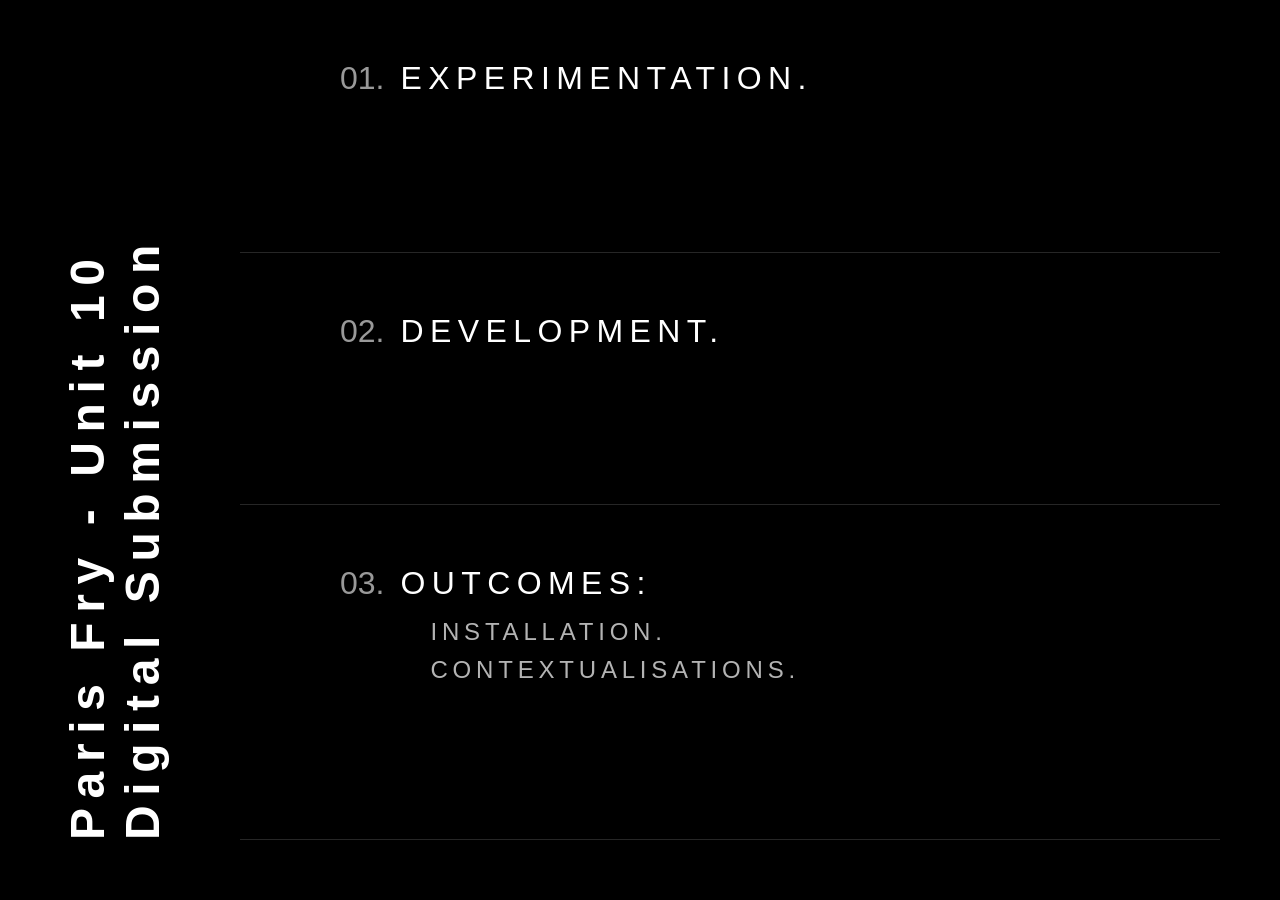
<file: index.html>
<!DOCTYPE html>
<html lang="en">
<head>
    <meta charset="UTF-8">
    <meta name="viewport" content="width=device-width, initial-scale=1.0">
    <title>Paris Fry Unit10 Digital Submission</title>
    <link rel="stylesheet" href="style.css">
</head>

<body class="home">
    <main class="home-layout">

        <div class="home-title">
            Paris Fry - Unit 10 Digital Submission
        </div>

        <div class="home-folders">

            <a href="folder1.html" class= "folder-item">
                <span class= "folder-number">01.</span>
                <span class= "folder-name">EXPERIMENTATION.</span>
            </a>

            <a href="folder2.html" class= "folder-item">
                <span class= "folder-number">02.</span>
                <span class= "folder-name">DEVELOPMENT.</span>
             </a>

         <div class="folder-item outcomes-item">
    <span class="folder-number">03.</span>

    <div class="outcomes-content">
        <span class="folder-name">OUTCOMES:</span>

        <div class="outcomes-links">
            <a href="folder3.html">INSTALLATION.</a>
            <a href="folder4.html">CONTEXTUALISATIONS.</a>
        </div>
    </div>
</div>
</div>
        </div>
    </main>
</body>

</html>
</file>
<file: style.css>
body {
    font-family: 'Inter', sans-serif;
    margin: 0;
    padding: 0;
    background-color: black;
    color: grey;
}
.home-layout {
    display: grid;
    grid-template-columns: 100px 1fr;
    height: 100vh;
    padding: 60px;
    box-sizing: border-box;
}
.outcomes-item {
    display: grid;
    grid-template-columns: auto 1fr;
    column-gap: 16px;
    padding-bottom: 24px;
    padding-left: 100px;
    border-bottom: 1px solid rgba(255,255,255,0.15);
}

.outcomes-content {
    display: flex;
    flex-direction: column;
    gap: 16px;
}

.outcomes-links {
    display: flex;
    flex-direction: column;
    gap: 10px;
    padding-left: 30px;
}

.outcomes-links a {
    text-decoration: none;
    color: white;
    font-size: 1.5rem;
    font-weight: 300;
    letter-spacing: 0.2em;
    opacity: 0.7;
    transition: opacity 0.3s ease;
}

.outcomes-links a:hover {
    opacity: 1;
}
.page-layout {
    min-height: 100vh;
}
.video-item {
  position: relative;
  overflow: hidden;
}
.video-item video {
  width: 100%;
  height: 100%;
  object-fit: cover;
  transition: transform 0.4s ease;
}
.video-item:hover video {
  transform: scale(1.1);
}
.video-item::after {
  content: "";
  position: absolute;
  inset: 0;
  background: rgba(0,0,0,0);
  transition: 0.3s ease;
}
.video-caption {
  position: absolute;
  bottom: 10px;
  left: 10px;

  font-size: 0.65rem;
  letter-spacing: 0.1em;
  color: white;

  opacity: 0;
  transform: translateY(10px);
  transition: all 0.3s ease;
}
.video-item:hover .video-caption {
  opacity: 1;
  transform: translateY(0);
}

.video-pair video:hover {
  transform: scale(1.1);

}


/* -------- LIGHTBOX -------- */
.lightbox {
  position: fixed;
  inset: 0;
  background: rgba(0,0,0,0.95);
  display: flex;
  justify-content: center;
  align-items: center;

  opacity: 0;
  pointer-events: none;
  transition: opacity 0.3s ease;

  z-index: 999;
}

.lightbox-content {
  display: flex;
  flex-direction: column;
  align-items: center;
  gap: 20px;
}

.lightbox video {
  width: 80vw;
  height: 80vh;
  object-fit: contain;
}
.lightbox-caption {
  font-size: 0.7rem;
  letter-spacing: 0.2em;
  color: white;
  opacity: 0.8;
}

.lightbox.active {
  opacity: 1;
  pointer-events: all;
}

/* -----------SIDEBAR STYLING---------- */
.sidebar {
    position: fixed;
    left: 0;
    top: 0;

    height: 100vh;
    width: 150px;

    padding: 40px 20px;
    z-index: 100; 

}
.sidebar ul {
    list-style: none;
    padding: 0;
    margin: 0;
}
.sidebar li {
    margin-bottom: 20px;
}
.sidebar a {
    color: white;
    text-decoration: none;
    font-size: 1rem;
    letter-spacing: 0.1em;
    text-transform: uppercase;
    opacity: 0.6;
}
.sidebar a:hover {
    opacity: 1;
}
.dropdown-title {
    color: white;
    font-size: 1rem;
    letter-spacing: 0.1em;
    text-transform: uppercase;
    opacity: 0.6;
    cursor: default;
}
.submenu {
    margin-top: 10px;
    margin-left: 15px;
    max-height: 0;
    overflow: hidden;
    transition: max-height 0.3s ease;
}
.submenu li {
    margin-bottom: 10px;
    margin-top: 20px;
}
.submenu a {
    font-size: 0.7rem;
    opacity: 0.5;
}
.dropdown:hover .submenu {
    max-height: 100px;
}
.dropdown:hover .dropdown-title,
.submenu a:hover {
    opacity: 1;
}
.page-content {
    margin-left: 100px;
}

/* ---------HOMEPAGE STYLING------------- */
.home-title {
    writing-mode: vertical-rl;
    transform: rotate(180deg);
    font-size:3rem;
    font-weight: 550;
    letter-spacing: 0.2em;
    color: white
}
.home-folders {
    display: grid;
    grid-template-columns: 1fr;
    gap: 60px 120px;
    padding-left: 80px;
}
.folder-item {
    display: grid;
    grid-template-columns: auto 1fr;
    grid-template-rows: auto auto;
    column-gap: 16px;
    padding-bottom: 24px;
    padding-left: 100px;
    border-bottom: 1px solid rgba(255,255,255,0.15);
    text-decoration: none;
    color: white;
}
.folder-number {
    grid-row: 1 / 3;
    font-size: 2rem;
    opacity: 0.6;
}
.folder-name {
    font-size: 2rem;
    font-weight: 300;
    letter-spacing: 0.2em;
}
.folder-item:hover {
    opacity: 0.7;
}

/* CAPTION */
.project-caption {
  align-self: end;
  font-size: 0.75rem;
  letter-spacing: 0.25em;
  line-height: 1.6;
  color: white;
  opacity: 0.8;
}


/* DIVIDER LINE */
.project-divider {
  border: none;
  height: 1px;
  background: #ffffff;
  opacity: 0.5;
  margin: 0 100px;
}
</file>
